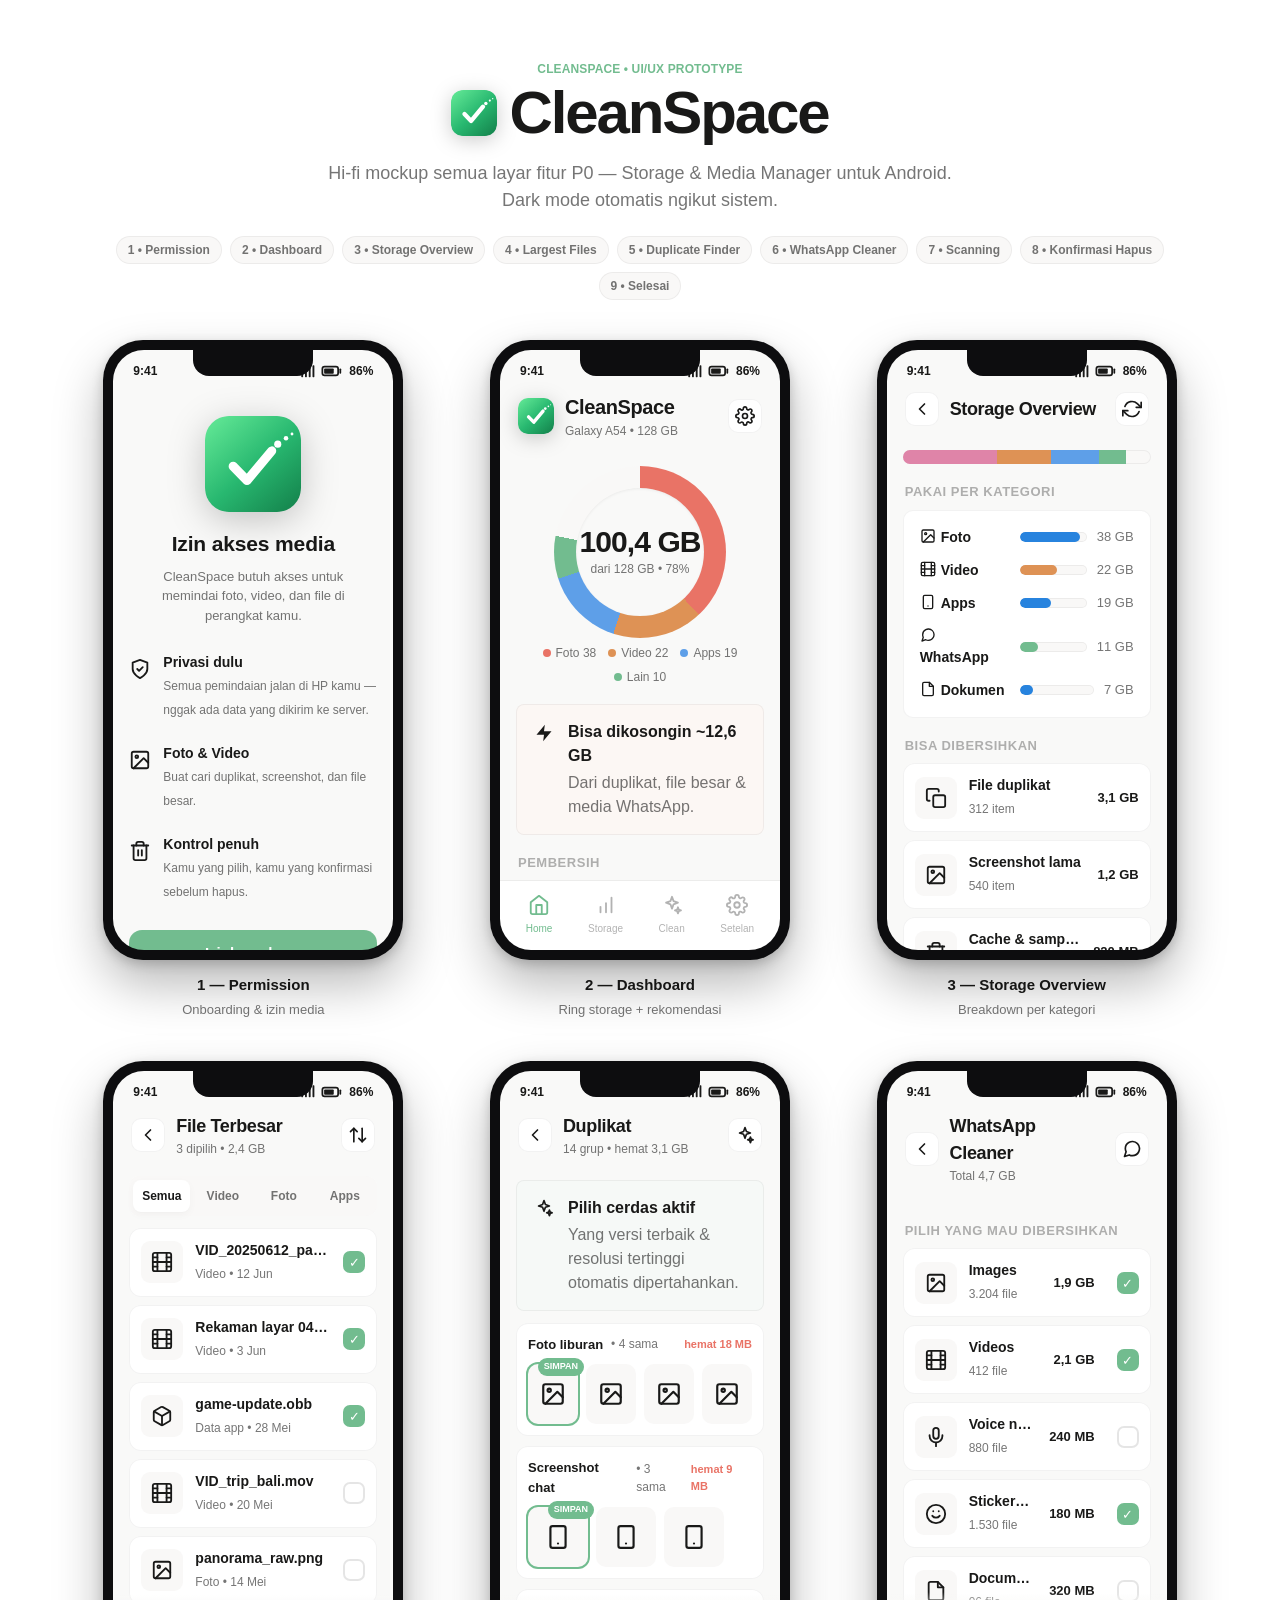
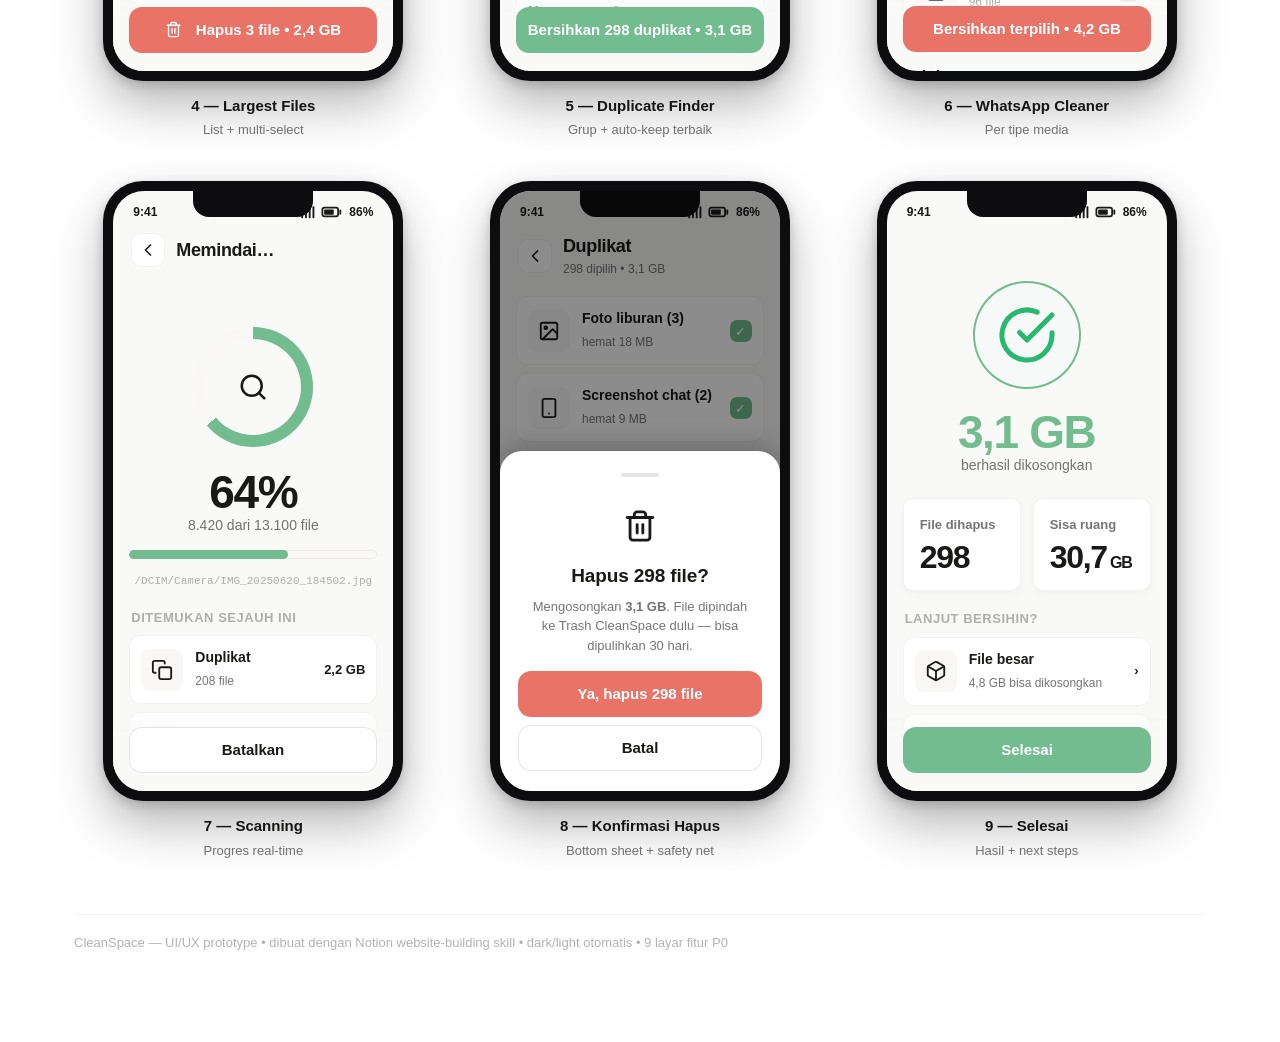
<file: design/index.html>
<!DOCTYPE html><html lang="id"><head><meta charset="UTF-8"><meta name="viewport" content="width=device-width, initial-scale=1.0"><title>CleanSpace — UI/UX Prototype</title><link rel="stylesheet" href="style.css"></head><body><main class="cs-wrap"><header class="cs-head"><span class="notion-eyebrow">CleanSpace • UI/UX Prototype</span><h1><svg class="cs-logo" viewBox="0 0 512 512" xmlns="http://www.w3.org/2000/svg"><defs><linearGradient id="lg1" x1="60" y1="36" x2="452" y2="476" gradientUnits="userSpaceOnUse"><stop offset="0" stop-color="#5BE291"/><stop offset=".52" stop-color="#28B870"/><stop offset="1" stop-color="#178A51"/></linearGradient></defs><rect width="512" height="512" rx="116" fill="url(#lg1)"/><path d="M150 268 L224 344 L356 186" fill="none" stroke="#ffffff" stroke-width="48" stroke-linecap="round" stroke-linejoin="round"/><circle cx="388" cy="150" r="19" fill="#fff"/><circle cx="432" cy="118" r="12" fill="#fff"/><circle cx="464" cy="96" r="7.5" fill="#fff"/></svg> CleanSpace</h1><p class="cs-sub">Hi-fi mockup semua layar fitur P0 — Storage & Media Manager untuk Android. Dark mode otomatis ngikut sistem.</p><div class="cs-flowtag"><span class="cs-pill">1 • Permission</span><span class="cs-pill">2 • Dashboard</span><span class="cs-pill">3 • Storage Overview</span><span class="cs-pill">4 • Largest Files</span><span class="cs-pill">5 • Duplicate Finder</span><span class="cs-pill">6 • WhatsApp Cleaner</span><span class="cs-pill">7 • Scanning</span><span class="cs-pill">8 • Konfirmasi Hapus</span><span class="cs-pill">9 • Selesai</span></div></header><div class="cs-gallery"><!-- 1. PERMISSION --><div class="cs-framewrap"><div class="phone"><div class="notch"></div><div class="screen"><div class="statusbar"><span>9:41</span><span class="sb-r"><svg class="svi" width="15" height="15" viewBox="0 0 24 24"><rect x="2" y="14" width="3" height="7" rx="1" fill="currentColor" stroke="none"/><rect x="8" y="10" width="3" height="11" rx="1" fill="currentColor" stroke="none"/><rect x="14" y="6" width="3" height="15" rx="1" fill="currentColor" stroke="none"/><rect x="20" y="2" width="3" height="19" rx="1" fill="currentColor" stroke="none"/></svg><svg class="svi" width="22" height="14" viewBox="0 0 24 16"><rect x="1" y="3" width="18" height="10" rx="2.5"/><rect x="3" y="5" width="11" height="6" rx="1" fill="currentColor" stroke="none"/><line x1="21.5" y1="6" x2="21.5" y2="10"/></svg> 86%</span></div><div class="body"><svg class="perm-logo" viewBox="0 0 512 512" xmlns="http://www.w3.org/2000/svg"><defs><linearGradient id="lg3" x1="60" y1="36" x2="452" y2="476" gradientUnits="userSpaceOnUse"><stop offset="0" stop-color="#5BE291"/><stop offset=".52" stop-color="#28B870"/><stop offset="1" stop-color="#178A51"/></linearGradient></defs><rect width="512" height="512" rx="116" fill="url(#lg3)"/><path d="M150 268 L224 344 L356 186" fill="none" stroke="#ffffff" stroke-width="48" stroke-linecap="round" stroke-linejoin="round"/><circle cx="388" cy="150" r="19" fill="#fff"/><circle cx="432" cy="118" r="12" fill="#fff"/><circle cx="464" cy="96" r="7.5" fill="#fff"/></svg><h3 style="text-align:center;margin:0 0 6px;font-size:21px;">Izin akses media</h3><p style="text-align:center;font-size:13px;color:var(--notion-text-soft);margin:0 14px;">CleanSpace butuh akses untuk memindai foto, video, dan file di perangkat kamu.</p><div class="perm-list"><div class="perm-item"><div class="pi"><svg class="svi" width="22" height="22" viewBox="0 0 24 24"><path d="M12 22s8-4 8-10V5l-8-3-8 3v7c0 6 8 10 8 10z"/><polyline points="9 12 11 14 15 10"/></svg></div><div><b>Privasi dulu</b><span>Semua pemindaian jalan di HP kamu — nggak ada data yang dikirim ke server.</span></div></div><div class="perm-item"><div class="pi"><svg class="svi" width="22" height="22" viewBox="0 0 24 24"><rect x="3" y="3" width="18" height="18" rx="2"/><circle cx="8.5" cy="8.5" r="1.5"/><polyline points="21 15 16 10 5 21"/></svg></div><div><b>Foto & Video</b><span>Buat cari duplikat, screenshot, dan file besar.</span></div></div><div class="perm-item"><div class="pi"><svg class="svi" width="22" height="22" viewBox="0 0 24 24"><polyline points="3 6 5 6 21 6"/><path d="M19 6v14a2 2 0 0 1-2 2H7a2 2 0 0 1-2-2V6m3 0V4a2 2 0 0 1 2-2h4a2 2 0 0 1 2 2v2"/><line x1="10" y1="11" x2="10" y2="17"/><line x1="14" y1="11" x2="14" y2="17"/></svg></div><div><b>Kontrol penuh</b><span>Kamu yang pilih, kamu yang konfirmasi sebelum hapus.</span></div></div></div><div class="cta" style="position:static;margin:8px 0 0;padding:0;background:none;"><button class="btn primary">Izinkan akses</button><p class="smallnote">Nanti aja</p></div></div></div></div><div class="cs-screencap"><b>1 — Permission</b><span>Onboarding & izin media</span></div></div><!-- 2. DASHBOARD --><div class="cs-framewrap"><div class="phone"><div class="notch"></div><div class="screen"><div class="statusbar"><span>9:41</span><span class="sb-r"><svg class="svi" width="15" height="15" viewBox="0 0 24 24"><rect x="2" y="14" width="3" height="7" rx="1" fill="currentColor" stroke="none"/><rect x="8" y="10" width="3" height="11" rx="1" fill="currentColor" stroke="none"/><rect x="14" y="6" width="3" height="15" rx="1" fill="currentColor" stroke="none"/><rect x="20" y="2" width="3" height="19" rx="1" fill="currentColor" stroke="none"/></svg><svg class="svi" width="22" height="14" viewBox="0 0 24 16"><rect x="1" y="3" width="18" height="10" rx="2.5"/><rect x="3" y="5" width="11" height="6" rx="1" fill="currentColor" stroke="none"/><line x1="21.5" y1="6" x2="21.5" y2="10"/></svg> 86%</span></div><div class="appbar"><svg class="cs-logo brand" viewBox="0 0 512 512" xmlns="http://www.w3.org/2000/svg"><defs><linearGradient id="lg2" x1="60" y1="36" x2="452" y2="476" gradientUnits="userSpaceOnUse"><stop offset="0" stop-color="#5BE291"/><stop offset=".52" stop-color="#28B870"/><stop offset="1" stop-color="#178A51"/></linearGradient></defs><rect width="512" height="512" rx="116" fill="url(#lg2)"/><path d="M150 268 L224 344 L356 186" fill="none" stroke="#ffffff" stroke-width="48" stroke-linecap="round" stroke-linejoin="round"/><circle cx="388" cy="150" r="19" fill="#fff"/><circle cx="432" cy="118" r="12" fill="#fff"/><circle cx="464" cy="96" r="7.5" fill="#fff"/></svg><div><div class="title">CleanSpace</div><div class="sub">Galaxy A54 • 128 GB</div></div><div class="ic"><svg class="svi" width="20" height="20" viewBox="0 0 24 24"><circle cx="12" cy="12" r="3"/><path d="M19.4 15a1.65 1.65 0 0 0 .33 1.82l.06.06a2 2 0 1 1-2.83 2.83l-.06-.06a1.65 1.65 0 0 0-1.82-.33 1.65 1.65 0 0 0-1 1.51V21a2 2 0 0 1-4 0v-.09A1.65 1.65 0 0 0 9 19.4a1.65 1.65 0 0 0-1.82.33l-.06.06a2 2 0 1 1-2.83-2.83l.06-.06a1.65 1.65 0 0 0 .33-1.82 1.65 1.65 0 0 0-1.51-1H3a2 2 0 0 1 0-4h.09A1.65 1.65 0 0 0 4.6 9a1.65 1.65 0 0 0-.33-1.82l-.06-.06a2 2 0 1 1 2.83-2.83l.06.06a1.65 1.65 0 0 0 1.82.33H9a1.65 1.65 0 0 0 1-1.51V3a2 2 0 0 1 4 0v.09a1.65 1.65 0 0 0 1 1.51 1.65 1.65 0 0 0 1.82-.33l.06-.06a2 2 0 1 1 2.83 2.83l-.06.06a1.65 1.65 0 0 0-.33 1.82V9a1.65 1.65 0 0 0 1.51 1H21a2 2 0 0 1 0 4h-.09a1.65 1.65 0 0 0-1.51 1z"/></svg></div></div><div class="body"><div class="ring-wrap"><div class="ring"><div class="hole"><div><div class="used">100,4 GB</div><div class="cap">dari 128 GB • 78%</div></div></div></div><div class="ring-legend"><span><span class="dot" style="background:var(--notion-chart-8)"></span>Foto 38</span><span><span class="dot" style="background:var(--notion-chart-5)"></span>Video 22</span><span><span class="dot" style="background:var(--notion-chart-1)"></span>Apps 19</span><span><span class="dot" style="background:var(--notion-chart-3)"></span>Lain 10</span></div></div><div class="notion-callout" data-tone="orange" style="margin:6px 0 14px;"><div><svg class="svi" width="20" height="20" viewBox="0 0 24 24"><polygon points="13 2 3 14 12 14 11 22 21 10 12 10 13 2" fill="currentColor" stroke="none"/></svg></div><div><strong>Bisa dikosongin ~12,6 GB</strong><p>Dari duplikat, file besar & media WhatsApp.</p></div></div><div class="sec">Pembersih</div><div class="tiles"><div class="tile"><div class="ti" style="background:var(--notion-blue-bg)"><svg class="svi" width="22" height="22" viewBox="0 0 24 24"><line x1="12" y1="20" x2="12" y2="10"/><line x1="18" y1="20" x2="18" y2="4"/><line x1="6" y1="20" x2="6" y2="14"/></svg></div><b>Storage Overview</b><span>Breakdown lengkap</span></div><div class="tile"><div class="ti" style="background:var(--notion-orange-bg)"><svg class="svi" width="22" height="22" viewBox="0 0 24 24"><path d="M21 16V8a2 2 0 0 0-1-1.73l-7-4a2 2 0 0 0-2 0l-7 4A2 2 0 0 0 3 8v8a2 2 0 0 0 1 1.73l7 4a2 2 0 0 0 2 0l7-4A2 2 0 0 0 21 16z"/><polyline points="3.27 6.96 12 12.01 20.73 6.96"/><line x1="12" y1="22.08" x2="12" y2="12"/></svg></div><b>File Besar</b><span>4,8 GB</span></div><div class="tile"><div class="ti" style="background:var(--notion-red-bg)"><svg class="svi" width="22" height="22" viewBox="0 0 24 24"><rect x="9" y="9" width="13" height="13" rx="2"/><path d="M5 15H4a2 2 0 0 1-2-2V4a2 2 0 0 1 2-2h9a2 2 0 0 1 2 2v1"/></svg></div><b>Duplikat</b><span>312 file • 3,1 GB</span></div><div class="tile"><div class="ti" style="background:var(--notion-green-bg)"><svg class="svi" width="22" height="22" viewBox="0 0 24 24"><path d="M21 11.5a8.38 8.38 0 0 1-.9 3.8 8.5 8.5 0 0 1-7.6 4.7 8.38 8.38 0 0 1-3.8-.9L3 21l1.9-5.7a8.38 8.38 0 0 1-.9-3.8 8.5 8.5 0 0 1 4.7-7.6 8.38 8.38 0 0 1 3.8-.9h.5a8.48 8.48 0 0 1 8 8z"/></svg></div><b>WhatsApp</b><span>4,7 GB</span></div></div></div><div class="bnav"><div class="item on"><span class="gi"><svg class="svi" width="22" height="22" viewBox="0 0 24 24"><path d="M3 9l9-7 9 7v11a2 2 0 0 1-2 2H5a2 2 0 0 1-2-2z"/><polyline points="9 22 9 12 15 12 15 22"/></svg></span>Home</div><div class="item"><span class="gi"><svg class="svi" width="22" height="22" viewBox="0 0 24 24"><line x1="12" y1="20" x2="12" y2="10"/><line x1="18" y1="20" x2="18" y2="4"/><line x1="6" y1="20" x2="6" y2="14"/></svg></span>Storage</div><div class="item"><span class="gi"><svg class="svi" width="22" height="22" viewBox="0 0 24 24"><path d="M12 3l1.7 4.8L18.5 9.5l-4.8 1.7L12 16l-1.7-4.8L5.5 9.5l4.8-1.7z"/><path d="M18.5 14.5l.9 2.4 2.4.9-2.4.9-.9 2.4-.9-2.4-2.4-.9 2.4-.9z"/></svg></span>Clean</div><div class="item"><span class="gi"><svg class="svi" width="22" height="22" viewBox="0 0 24 24"><circle cx="12" cy="12" r="3"/><path d="M19.4 15a1.65 1.65 0 0 0 .33 1.82l.06.06a2 2 0 1 1-2.83 2.83l-.06-.06a1.65 1.65 0 0 0-1.82-.33 1.65 1.65 0 0 0-1 1.51V21a2 2 0 0 1-4 0v-.09A1.65 1.65 0 0 0 9 19.4a1.65 1.65 0 0 0-1.82.33l-.06.06a2 2 0 1 1-2.83-2.83l.06-.06a1.65 1.65 0 0 0 .33-1.82 1.65 1.65 0 0 0-1.51-1H3a2 2 0 0 1 0-4h.09A1.65 1.65 0 0 0 4.6 9a1.65 1.65 0 0 0-.33-1.82l-.06-.06a2 2 0 1 1 2.83-2.83l.06.06a1.65 1.65 0 0 0 1.82.33H9a1.65 1.65 0 0 0 1-1.51V3a2 2 0 0 1 4 0v.09a1.65 1.65 0 0 0 1 1.51 1.65 1.65 0 0 0 1.82-.33l.06-.06a2 2 0 1 1 2.83 2.83l-.06.06a1.65 1.65 0 0 0-.33 1.82V9a1.65 1.65 0 0 0 1.51 1H21a2 2 0 0 1 0 4h-.09a1.65 1.65 0 0 0-1.51 1z"/></svg></span>Setelan</div></div></div></div><div class="cs-screencap"><b>2 — Dashboard</b><span>Ring storage + rekomendasi</span></div></div><!-- 3. STORAGE OVERVIEW --><div class="cs-framewrap"><div class="phone"><div class="notch"></div><div class="screen"><div class="statusbar"><span>9:41</span><span class="sb-r"><svg class="svi" width="15" height="15" viewBox="0 0 24 24"><rect x="2" y="14" width="3" height="7" rx="1" fill="currentColor" stroke="none"/><rect x="8" y="10" width="3" height="11" rx="1" fill="currentColor" stroke="none"/><rect x="14" y="6" width="3" height="15" rx="1" fill="currentColor" stroke="none"/><rect x="20" y="2" width="3" height="19" rx="1" fill="currentColor" stroke="none"/></svg><svg class="svi" width="22" height="14" viewBox="0 0 24 16"><rect x="1" y="3" width="18" height="10" rx="2.5"/><rect x="3" y="5" width="11" height="6" rx="1" fill="currentColor" stroke="none"/><line x1="21.5" y1="6" x2="21.5" y2="10"/></svg> 86%</span></div><div class="appbar"><div class="back"><svg class="svi" width="20" height="20" viewBox="0 0 24 24"><polyline points="15 18 9 12 15 6"/></svg></div><div><div class="title" style="font-size:18px;">Storage Overview</div></div><div class="ic"><svg class="svi" width="20" height="20" viewBox="0 0 24 24"><polyline points="23 4 23 10 17 10"/><polyline points="1 20 1 14 7 14"/><path d="M3.51 9a9 9 0 0 1 14.85-3.36L23 10M1 14l4.64 4.36A9 9 0 0 0 20.49 15"/></svg></div></div><div class="body"><div class="notion-stacked-bar" style="margin:6px 0 4px;"><div class="notion-stacked-track"><div class="notion-stack-segment" data-tone="pink" style="--value:38%"></div><div class="notion-stack-segment" data-tone="orange" style="--value:22%"></div><div class="notion-stack-segment" data-tone="blue" style="--value:19%"></div><div class="notion-stack-segment" data-tone="green" style="--value:11%"></div></div></div><div class="sec">Pakai per kategori</div><div class="notion-bar-chart" style="margin-top:6px;"><div class="notion-bar" style="--value:90%"><span class="notion-bar-label"><svg class="svi" width="16" height="16" viewBox="0 0 24 24"><rect x="3" y="3" width="18" height="18" rx="2"/><circle cx="8.5" cy="8.5" r="1.5"/><polyline points="21 15 16 10 5 21"/></svg>Foto</span><div class="notion-bar-track"><div class="notion-bar-fill"></div></div><span class="notion-bar-value">38 GB</span></div><div class="notion-bar" data-tone="orange" style="--value:55%"><span class="notion-bar-label"><svg class="svi" width="16" height="16" viewBox="0 0 24 24"><rect x="2" y="2" width="20" height="20" rx="2.18"/><line x1="7" y1="2" x2="7" y2="22"/><line x1="17" y1="2" x2="17" y2="22"/><line x1="2" y1="12" x2="22" y2="12"/><line x1="2" y1="7" x2="7" y2="7"/><line x1="2" y1="17" x2="7" y2="17"/><line x1="17" y1="17" x2="22" y2="17"/><line x1="17" y1="7" x2="22" y2="7"/></svg>Video</span><div class="notion-bar-track"><div class="notion-bar-fill"></div></div><span class="notion-bar-value">22 GB</span></div><div class="notion-bar" style="--value:47%"><span class="notion-bar-label"><svg class="svi" width="16" height="16" viewBox="0 0 24 24"><rect x="5" y="2" width="14" height="20" rx="2"/><line x1="12" y1="18" x2="12.01" y2="18"/></svg>Apps</span><div class="notion-bar-track"><div class="notion-bar-fill"></div></div><span class="notion-bar-value">19 GB</span></div><div class="notion-bar" data-tone="green" style="--value:27%"><span class="notion-bar-label"><svg class="svi" width="16" height="16" viewBox="0 0 24 24"><path d="M21 11.5a8.38 8.38 0 0 1-.9 3.8 8.5 8.5 0 0 1-7.6 4.7 8.38 8.38 0 0 1-3.8-.9L3 21l1.9-5.7a8.38 8.38 0 0 1-.9-3.8 8.5 8.5 0 0 1 4.7-7.6 8.38 8.38 0 0 1 3.8-.9h.5a8.48 8.48 0 0 1 8 8z"/></svg>WhatsApp</span><div class="notion-bar-track"><div class="notion-bar-fill"></div></div><span class="notion-bar-value">11 GB</span></div><div class="notion-bar" style="--value:18%"><span class="notion-bar-label"><svg class="svi" width="16" height="16" viewBox="0 0 24 24"><path d="M14 2H6a2 2 0 0 0-2 2v16a2 2 0 0 0 2 2h12a2 2 0 0 0 2-2V8z"/><polyline points="14 2 14 8 20 8"/></svg>Dokumen</span><div class="notion-bar-track"><div class="notion-bar-fill"></div></div><span class="notion-bar-value">7 GB</span></div></div><div class="sec">Bisa dibersihkan</div><div class="row"><div class="thumb"><svg class="svi" width="22" height="22" viewBox="0 0 24 24"><rect x="9" y="9" width="13" height="13" rx="2"/><path d="M5 15H4a2 2 0 0 1-2-2V4a2 2 0 0 1 2-2h9a2 2 0 0 1 2 2v1"/></svg></div><div class="meta"><b>File duplikat</b><span>312 item</span></div><div class="size">3,1 GB</div></div><div class="row"><div class="thumb"><svg class="svi" width="22" height="22" viewBox="0 0 24 24"><rect x="3" y="3" width="18" height="18" rx="2"/><circle cx="8.5" cy="8.5" r="1.5"/><polyline points="21 15 16 10 5 21"/></svg></div><div class="meta"><b>Screenshot lama</b><span>540 item</span></div><div class="size">1,2 GB</div></div><div class="row"><div class="thumb"><svg class="svi" width="22" height="22" viewBox="0 0 24 24"><polyline points="3 6 5 6 21 6"/><path d="M19 6v14a2 2 0 0 1-2 2H7a2 2 0 0 1-2-2V6m3 0V4a2 2 0 0 1 2-2h4a2 2 0 0 1 2 2v2"/><line x1="10" y1="11" x2="10" y2="17"/><line x1="14" y1="11" x2="14" y2="17"/></svg></div><div class="meta"><b>Cache & sampah</b><span>Aman dihapus</span></div><div class="size">820 MB</div></div></div></div></div><div class="cs-screencap"><b>3 — Storage Overview</b><span>Breakdown per kategori</span></div></div><!-- 4. LARGEST FILES --><div class="cs-framewrap"><div class="phone"><div class="notch"></div><div class="screen"><div class="statusbar"><span>9:41</span><span class="sb-r"><svg class="svi" width="15" height="15" viewBox="0 0 24 24"><rect x="2" y="14" width="3" height="7" rx="1" fill="currentColor" stroke="none"/><rect x="8" y="10" width="3" height="11" rx="1" fill="currentColor" stroke="none"/><rect x="14" y="6" width="3" height="15" rx="1" fill="currentColor" stroke="none"/><rect x="20" y="2" width="3" height="19" rx="1" fill="currentColor" stroke="none"/></svg><svg class="svi" width="22" height="14" viewBox="0 0 24 16"><rect x="1" y="3" width="18" height="10" rx="2.5"/><rect x="3" y="5" width="11" height="6" rx="1" fill="currentColor" stroke="none"/><line x1="21.5" y1="6" x2="21.5" y2="10"/></svg> 86%</span></div><div class="appbar"><div class="back"><svg class="svi" width="20" height="20" viewBox="0 0 24 24"><polyline points="15 18 9 12 15 6"/></svg></div><div><div class="title" style="font-size:18px;">File Terbesar</div><div class="sub">3 dipilih • 2,4 GB</div></div><div class="ic"><svg class="svi" width="20" height="20" viewBox="0 0 24 24"><polyline points="7 4 7 20"/><polyline points="3 8 7 4 11 8"/><polyline points="17 20 17 4"/><polyline points="13 16 17 20 21 16"/></svg></div></div><div class="body"><div class="seg"><div class="on">Semua</div><div>Video</div><div>Foto</div><div>Apps</div></div><div class="row"><div class="thumb"><svg class="svi" width="22" height="22" viewBox="0 0 24 24"><rect x="2" y="2" width="20" height="20" rx="2.18"/><line x1="7" y1="2" x2="7" y2="22"/><line x1="17" y1="2" x2="17" y2="22"/><line x1="2" y1="12" x2="22" y2="12"/><line x1="2" y1="7" x2="7" y2="7"/><line x1="2" y1="17" x2="7" y2="17"/><line x1="17" y1="17" x2="22" y2="17"/><line x1="17" y1="7" x2="22" y2="7"/></svg></div><div class="meta"><b>VID_20250612_party.mp4</b><span>Video • 12 Jun</span></div><div class="chk on">✓</div></div><div class="row"><div class="thumb"><svg class="svi" width="22" height="22" viewBox="0 0 24 24"><rect x="2" y="2" width="20" height="20" rx="2.18"/><line x1="7" y1="2" x2="7" y2="22"/><line x1="17" y1="2" x2="17" y2="22"/><line x1="2" y1="12" x2="22" y2="12"/><line x1="2" y1="7" x2="7" y2="7"/><line x1="2" y1="17" x2="7" y2="17"/><line x1="17" y1="17" x2="22" y2="17"/><line x1="17" y1="7" x2="22" y2="7"/></svg></div><div class="meta"><b>Rekaman layar 04.mp4</b><span>Video • 3 Jun</span></div><div class="chk on">✓</div></div><div class="row"><div class="thumb"><svg class="svi" width="22" height="22" viewBox="0 0 24 24"><path d="M21 16V8a2 2 0 0 0-1-1.73l-7-4a2 2 0 0 0-2 0l-7 4A2 2 0 0 0 3 8v8a2 2 0 0 0 1 1.73l7 4a2 2 0 0 0 2 0l7-4A2 2 0 0 0 21 16z"/><polyline points="3.27 6.96 12 12.01 20.73 6.96"/><line x1="12" y1="22.08" x2="12" y2="12"/></svg></div><div class="meta"><b>game-update.obb</b><span>Data app • 28 Mei</span></div><div class="chk on">✓</div></div><div class="row"><div class="thumb"><svg class="svi" width="22" height="22" viewBox="0 0 24 24"><rect x="2" y="2" width="20" height="20" rx="2.18"/><line x1="7" y1="2" x2="7" y2="22"/><line x1="17" y1="2" x2="17" y2="22"/><line x1="2" y1="12" x2="22" y2="12"/><line x1="2" y1="7" x2="7" y2="7"/><line x1="2" y1="17" x2="7" y2="17"/><line x1="17" y1="17" x2="22" y2="17"/><line x1="17" y1="7" x2="22" y2="7"/></svg></div><div class="meta"><b>VID_trip_bali.mov</b><span>Video • 20 Mei</span></div><div class="chk"></div></div><div class="row"><div class="thumb"><svg class="svi" width="22" height="22" viewBox="0 0 24 24"><rect x="3" y="3" width="18" height="18" rx="2"/><circle cx="8.5" cy="8.5" r="1.5"/><polyline points="21 15 16 10 5 21"/></svg></div><div class="meta"><b>panorama_raw.png</b><span>Foto • 14 Mei</span></div><div class="chk"></div></div><div class="row"><div class="thumb"><svg class="svi" width="22" height="22" viewBox="0 0 24 24"><path d="M14 2H6a2 2 0 0 0-2 2v16a2 2 0 0 0 2 2h12a2 2 0 0 0 2-2V8z"/><polyline points="14 2 14 8 20 8"/></svg></div><div class="meta"><b>backup-2024.zip</b><span>Arsip • 2 Mei</span></div><div class="chk"></div></div><div class="cta"><button class="btn danger"><svg class="svi" width="17" height="17" viewBox="0 0 24 24" style="vertical-align:-0.2em;margin-right:6px"><polyline points="3 6 5 6 21 6"/><path d="M19 6v14a2 2 0 0 1-2 2H7a2 2 0 0 1-2-2V6m3 0V4a2 2 0 0 1 2-2h4a2 2 0 0 1 2 2v2"/><line x1="10" y1="11" x2="10" y2="17"/><line x1="14" y1="11" x2="14" y2="17"/></svg>Hapus 3 file • 2,4 GB</button></div></div></div></div><div class="cs-screencap"><b>4 — Largest Files</b><span>List + multi-select</span></div></div><!-- 5. DUPLICATE FINDER --><div class="cs-framewrap"><div class="phone"><div class="notch"></div><div class="screen"><div class="statusbar"><span>9:41</span><span class="sb-r"><svg class="svi" width="15" height="15" viewBox="0 0 24 24"><rect x="2" y="14" width="3" height="7" rx="1" fill="currentColor" stroke="none"/><rect x="8" y="10" width="3" height="11" rx="1" fill="currentColor" stroke="none"/><rect x="14" y="6" width="3" height="15" rx="1" fill="currentColor" stroke="none"/><rect x="20" y="2" width="3" height="19" rx="1" fill="currentColor" stroke="none"/></svg><svg class="svi" width="22" height="14" viewBox="0 0 24 16"><rect x="1" y="3" width="18" height="10" rx="2.5"/><rect x="3" y="5" width="11" height="6" rx="1" fill="currentColor" stroke="none"/><line x1="21.5" y1="6" x2="21.5" y2="10"/></svg> 86%</span></div><div class="appbar"><div class="back"><svg class="svi" width="20" height="20" viewBox="0 0 24 24"><polyline points="15 18 9 12 15 6"/></svg></div><div><div class="title" style="font-size:18px;">Duplikat</div><div class="sub">14 grup • hemat 3,1 GB</div></div><div class="ic"><svg class="svi" width="20" height="20" viewBox="0 0 24 24"><path d="M12 3l1.7 4.8L18.5 9.5l-4.8 1.7L12 16l-1.7-4.8L5.5 9.5l4.8-1.7z"/><path d="M18.5 14.5l.9 2.4 2.4.9-2.4.9-.9 2.4-.9-2.4-2.4-.9 2.4-.9z"/></svg></div></div><div class="body"><div class="notion-callout" data-tone="green" style="margin:4px 0 12px;"><div><svg class="svi" width="20" height="20" viewBox="0 0 24 24"><path d="M12 3l1.7 4.8L18.5 9.5l-4.8 1.7L12 16l-1.7-4.8L5.5 9.5l4.8-1.7z"/><path d="M18.5 14.5l.9 2.4 2.4.9-2.4.9-.9 2.4-.9-2.4-2.4-.9 2.4-.9z"/></svg></div><div><strong>Pilih cerdas aktif</strong><p>Yang versi terbaik & resolusi tertinggi otomatis dipertahankan.</p></div></div><div class="dupgroup"><div class="gh"><b>Foto liburan</b><span style="color:var(--notion-text-soft);font-size:12px;">• 4 sama</span><span class="tag">hemat 18 MB</span></div><div class="dupimgs"><div class="dupimg keep"><svg class="svi" width="26" height="26" viewBox="0 0 24 24"><rect x="3" y="3" width="18" height="18" rx="2"/><circle cx="8.5" cy="8.5" r="1.5"/><polyline points="21 15 16 10 5 21"/></svg><span class="badge" style="background:var(--notion-chart-3)">SIMPAN</span></div><div class="dupimg"><svg class="svi" width="26" height="26" viewBox="0 0 24 24"><rect x="3" y="3" width="18" height="18" rx="2"/><circle cx="8.5" cy="8.5" r="1.5"/><polyline points="21 15 16 10 5 21"/></svg></div><div class="dupimg"><svg class="svi" width="26" height="26" viewBox="0 0 24 24"><rect x="3" y="3" width="18" height="18" rx="2"/><circle cx="8.5" cy="8.5" r="1.5"/><polyline points="21 15 16 10 5 21"/></svg></div><div class="dupimg"><svg class="svi" width="26" height="26" viewBox="0 0 24 24"><rect x="3" y="3" width="18" height="18" rx="2"/><circle cx="8.5" cy="8.5" r="1.5"/><polyline points="21 15 16 10 5 21"/></svg></div></div></div><div class="dupgroup"><div class="gh"><b>Screenshot chat</b><span style="color:var(--notion-text-soft);font-size:12px;">• 3 sama</span><span class="tag">hemat 9 MB</span></div><div class="dupimgs"><div class="dupimg keep"><svg class="svi" width="26" height="26" viewBox="0 0 24 24"><rect x="5" y="2" width="14" height="20" rx="2"/><line x1="12" y1="18" x2="12.01" y2="18"/></svg><span class="badge" style="background:var(--notion-chart-3)">SIMPAN</span></div><div class="dupimg"><svg class="svi" width="26" height="26" viewBox="0 0 24 24"><rect x="5" y="2" width="14" height="20" rx="2"/><line x1="12" y1="18" x2="12.01" y2="18"/></svg></div><div class="dupimg"><svg class="svi" width="26" height="26" viewBox="0 0 24 24"><rect x="5" y="2" width="14" height="20" rx="2"/><line x1="12" y1="18" x2="12.01" y2="18"/></svg></div></div></div><div class="dupgroup"><div class="gh"><b>Meme grup</b><span style="color:var(--notion-text-soft);font-size:12px;">• 5 sama</span><span class="tag">hemat 24 MB</span></div><div class="dupimgs"><div class="dupimg keep"><svg class="svi" width="26" height="26" viewBox="0 0 24 24"><circle cx="12" cy="12" r="10"/><path d="M8 14s1.5 2 4 2 4-2 4-2"/><line x1="9" y1="9" x2="9.01" y2="9"/><line x1="15" y1="9" x2="15.01" y2="9"/></svg><span class="badge" style="background:var(--notion-chart-3)">SIMPAN</span></div><div class="dupimg"><svg class="svi" width="26" height="26" viewBox="0 0 24 24"><circle cx="12" cy="12" r="10"/><path d="M8 14s1.5 2 4 2 4-2 4-2"/><line x1="9" y1="9" x2="9.01" y2="9"/><line x1="15" y1="9" x2="15.01" y2="9"/></svg></div><div class="dupimg"><svg class="svi" width="26" height="26" viewBox="0 0 24 24"><circle cx="12" cy="12" r="10"/><path d="M8 14s1.5 2 4 2 4-2 4-2"/><line x1="9" y1="9" x2="9.01" y2="9"/><line x1="15" y1="9" x2="15.01" y2="9"/></svg></div><div class="dupimg"><svg class="svi" width="26" height="26" viewBox="0 0 24 24"><circle cx="12" cy="12" r="10"/><path d="M8 14s1.5 2 4 2 4-2 4-2"/><line x1="9" y1="9" x2="9.01" y2="9"/><line x1="15" y1="9" x2="15.01" y2="9"/></svg></div></div></div><div class="cta"><button class="btn primary">Bersihkan 298 duplikat • 3,1 GB</button></div></div></div></div><div class="cs-screencap"><b>5 — Duplicate Finder</b><span>Grup + auto-keep terbaik</span></div></div><!-- 6. WHATSAPP CLEANER --><div class="cs-framewrap"><div class="phone"><div class="notch"></div><div class="screen"><div class="statusbar"><span>9:41</span><span class="sb-r"><svg class="svi" width="15" height="15" viewBox="0 0 24 24"><rect x="2" y="14" width="3" height="7" rx="1" fill="currentColor" stroke="none"/><rect x="8" y="10" width="3" height="11" rx="1" fill="currentColor" stroke="none"/><rect x="14" y="6" width="3" height="15" rx="1" fill="currentColor" stroke="none"/><rect x="20" y="2" width="3" height="19" rx="1" fill="currentColor" stroke="none"/></svg><svg class="svi" width="22" height="14" viewBox="0 0 24 16"><rect x="1" y="3" width="18" height="10" rx="2.5"/><rect x="3" y="5" width="11" height="6" rx="1" fill="currentColor" stroke="none"/><line x1="21.5" y1="6" x2="21.5" y2="10"/></svg> 86%</span></div><div class="appbar"><div class="back"><svg class="svi" width="20" height="20" viewBox="0 0 24 24"><polyline points="15 18 9 12 15 6"/></svg></div><div><div class="title" style="font-size:18px;">WhatsApp Cleaner</div><div class="sub">Total 4,7 GB</div></div><div class="ic"><svg class="svi" width="20" height="20" viewBox="0 0 24 24"><path d="M21 11.5a8.38 8.38 0 0 1-.9 3.8 8.5 8.5 0 0 1-7.6 4.7 8.38 8.38 0 0 1-3.8-.9L3 21l1.9-5.7a8.38 8.38 0 0 1-.9-3.8 8.5 8.5 0 0 1 4.7-7.6 8.38 8.38 0 0 1 3.8-.9h.5a8.48 8.48 0 0 1 8 8z"/></svg></div></div><div class="body"><div class="sec">Pilih yang mau dibersihkan</div><div class="row"><div class="thumb"><svg class="svi" width="22" height="22" viewBox="0 0 24 24"><rect x="3" y="3" width="18" height="18" rx="2"/><circle cx="8.5" cy="8.5" r="1.5"/><polyline points="21 15 16 10 5 21"/></svg></div><div class="meta"><b>Images</b><span>3.204 file</span></div><div class="size" style="margin-right:10px;">1,9 GB</div><div class="chk on">✓</div></div><div class="row"><div class="thumb"><svg class="svi" width="22" height="22" viewBox="0 0 24 24"><rect x="2" y="2" width="20" height="20" rx="2.18"/><line x1="7" y1="2" x2="7" y2="22"/><line x1="17" y1="2" x2="17" y2="22"/><line x1="2" y1="12" x2="22" y2="12"/><line x1="2" y1="7" x2="7" y2="7"/><line x1="2" y1="17" x2="7" y2="17"/><line x1="17" y1="17" x2="22" y2="17"/><line x1="17" y1="7" x2="22" y2="7"/></svg></div><div class="meta"><b>Videos</b><span>412 file</span></div><div class="size" style="margin-right:10px;">2,1 GB</div><div class="chk on">✓</div></div><div class="row"><div class="thumb"><svg class="svi" width="22" height="22" viewBox="0 0 24 24"><rect x="9" y="2" width="6" height="12" rx="3"/><path d="M5 10v1a7 7 0 0 0 14 0v-1"/><line x1="12" y1="19" x2="12" y2="22"/></svg></div><div class="meta"><b>Voice notes</b><span>880 file</span></div><div class="size" style="margin-right:10px;">240 MB</div><div class="chk"></div></div><div class="row"><div class="thumb"><svg class="svi" width="22" height="22" viewBox="0 0 24 24"><circle cx="12" cy="12" r="10"/><path d="M8 14s1.5 2 4 2 4-2 4-2"/><line x1="9" y1="9" x2="9.01" y2="9"/><line x1="15" y1="9" x2="15.01" y2="9"/></svg></div><div class="meta"><b>Stickers & GIF</b><span>1.530 file</span></div><div class="size" style="margin-right:10px;">180 MB</div><div class="chk on">✓</div></div><div class="row"><div class="thumb"><svg class="svi" width="22" height="22" viewBox="0 0 24 24"><path d="M14 2H6a2 2 0 0 0-2 2v16a2 2 0 0 0 2 2h12a2 2 0 0 0 2-2V8z"/><polyline points="14 2 14 8 20 8"/></svg></div><div class="meta"><b>Documents</b><span>96 file</span></div><div class="size" style="margin-right:10px;">320 MB</div><div class="chk"></div></div><div class="notion-callout" data-tone="blue" style="margin:12px 0 0;"><div><svg class="svi" width="20" height="20" viewBox="0 0 24 24"><circle cx="12" cy="12" r="10"/><line x1="12" y1="16" x2="12" y2="12"/><line x1="12" y1="8" x2="12.01" y2="8"/></svg></div><div><strong>Aman</strong><p>Chat & dokumen penting nggak ikut kehapus.</p></div></div><div class="cta"><button class="btn danger">Bersihkan terpilih • 4,2 GB</button></div></div></div></div><div class="cs-screencap"><b>6 — WhatsApp Cleaner</b><span>Per tipe media</span></div></div><!-- 7. SCANNING --><div class="cs-framewrap"><div class="phone"><div class="notch"></div><div class="screen"><div class="statusbar"><span>9:41</span><span class="sb-r"><svg class="svi" width="15" height="15" viewBox="0 0 24 24"><rect x="2" y="14" width="3" height="7" rx="1" fill="currentColor" stroke="none"/><rect x="8" y="10" width="3" height="11" rx="1" fill="currentColor" stroke="none"/><rect x="14" y="6" width="3" height="15" rx="1" fill="currentColor" stroke="none"/><rect x="20" y="2" width="3" height="19" rx="1" fill="currentColor" stroke="none"/></svg><svg class="svi" width="22" height="14" viewBox="0 0 24 16"><rect x="1" y="3" width="18" height="10" rx="2.5"/><rect x="3" y="5" width="11" height="6" rx="1" fill="currentColor" stroke="none"/><line x1="21.5" y1="6" x2="21.5" y2="10"/></svg> 86%</span></div><div class="appbar"><div class="back"><svg class="svi" width="20" height="20" viewBox="0 0 24 24"><polyline points="15 18 9 12 15 6"/></svg></div><div><div class="title" style="font-size:18px;">Memindai…</div></div></div><div class="body"><div class="scan-ill"><div class="ih"><svg class="svi" width="30" height="30" viewBox="0 0 24 24"><circle cx="11" cy="11" r="8"/><line x1="21" y1="21" x2="16.65" y2="16.65"/></svg></div></div><div class="big-freed" style="margin-bottom:6px;"><div class="n" style="color:var(--notion-text)">64%</div><div class="l">8.420 dari 13.100 file</div></div><div class="notion-meter" data-tone="green" style="--value:64%;margin:14px 0;"><div class="notion-meter-track"><div class="notion-meter-fill"></div></div></div><div class="scan-log">/DCIM/Camera/IMG_20250620_184502.jpg</div><div class="sec">Ditemukan sejauh ini</div><div class="row"><div class="thumb"><svg class="svi" width="22" height="22" viewBox="0 0 24 24"><rect x="9" y="9" width="13" height="13" rx="2"/><path d="M5 15H4a2 2 0 0 1-2-2V4a2 2 0 0 1 2-2h9a2 2 0 0 1 2 2v1"/></svg></div><div class="meta"><b>Duplikat</b><span>208 file</span></div><div class="size">2,2 GB</div></div><div class="row"><div class="thumb"><svg class="svi" width="22" height="22" viewBox="0 0 24 24"><path d="M21 16V8a2 2 0 0 0-1-1.73l-7-4a2 2 0 0 0-2 0l-7 4A2 2 0 0 0 3 8v8a2 2 0 0 0 1 1.73l7 4a2 2 0 0 0 2 0l7-4A2 2 0 0 0 21 16z"/><polyline points="3.27 6.96 12 12.01 20.73 6.96"/><line x1="12" y1="22.08" x2="12" y2="12"/></svg></div><div class="meta"><b>File besar</b><span>17 file</span></div><div class="size">3,9 GB</div></div><div class="cta"><button class="btn ghost">Batalkan</button></div></div></div></div><div class="cs-screencap"><b>7 — Scanning</b><span>Progres real-time</span></div></div><!-- 8. CONFIRM DELETE --><div class="cs-framewrap"><div class="phone"><div class="notch"></div><div class="screen modal-screen"><div class="statusbar"><span>9:41</span><span class="sb-r"><svg class="svi" width="15" height="15" viewBox="0 0 24 24"><rect x="2" y="14" width="3" height="7" rx="1" fill="currentColor" stroke="none"/><rect x="8" y="10" width="3" height="11" rx="1" fill="currentColor" stroke="none"/><rect x="14" y="6" width="3" height="15" rx="1" fill="currentColor" stroke="none"/><rect x="20" y="2" width="3" height="19" rx="1" fill="currentColor" stroke="none"/></svg><svg class="svi" width="22" height="14" viewBox="0 0 24 16"><rect x="1" y="3" width="18" height="10" rx="2.5"/><rect x="3" y="5" width="11" height="6" rx="1" fill="currentColor" stroke="none"/><line x1="21.5" y1="6" x2="21.5" y2="10"/></svg> 86%</span></div><div class="appbar"><div class="back"><svg class="svi" width="20" height="20" viewBox="0 0 24 24"><polyline points="15 18 9 12 15 6"/></svg></div><div><div class="title" style="font-size:18px;">Duplikat</div><div class="sub">298 dipilih • 3,1 GB</div></div></div><div class="body"><div class="row"><div class="thumb"><svg class="svi" width="22" height="22" viewBox="0 0 24 24"><rect x="3" y="3" width="18" height="18" rx="2"/><circle cx="8.5" cy="8.5" r="1.5"/><polyline points="21 15 16 10 5 21"/></svg></div><div class="meta"><b>Foto liburan (3)</b><span>hemat 18 MB</span></div><div class="chk on">✓</div></div><div class="row"><div class="thumb"><svg class="svi" width="22" height="22" viewBox="0 0 24 24"><rect x="5" y="2" width="14" height="20" rx="2"/><line x1="12" y1="18" x2="12.01" y2="18"/></svg></div><div class="meta"><b>Screenshot chat (2)</b><span>hemat 9 MB</span></div><div class="chk on">✓</div></div><div class="row"><div class="thumb"><svg class="svi" width="22" height="22" viewBox="0 0 24 24"><circle cx="12" cy="12" r="10"/><path d="M8 14s1.5 2 4 2 4-2 4-2"/><line x1="9" y1="9" x2="9.01" y2="9"/><line x1="15" y1="9" x2="15.01" y2="9"/></svg></div><div class="meta"><b>Meme grup (4)</b><span>hemat 24 MB</span></div><div class="chk on">✓</div></div></div><div class="scrim"></div><div class="sheet"><div class="grip"></div><div class="em"><svg class="svi" width="34" height="34" viewBox="0 0 24 24"><polyline points="3 6 5 6 21 6"/><path d="M19 6v14a2 2 0 0 1-2 2H7a2 2 0 0 1-2-2V6m3 0V4a2 2 0 0 1 2-2h4a2 2 0 0 1 2 2v2"/><line x1="10" y1="11" x2="10" y2="17"/><line x1="14" y1="11" x2="14" y2="17"/></svg></div><h3>Hapus 298 file?</h3><p>Mengosongkan <b>3,1 GB</b>. File dipindah ke Trash CleanSpace dulu — bisa dipulihkan 30 hari.</p><button class="btn danger" style="margin-bottom:8px;">Ya, hapus 298 file</button><button class="btn ghost">Batal</button></div></div></div><div class="cs-screencap"><b>8 — Konfirmasi Hapus</b><span>Bottom sheet + safety net</span></div></div><!-- 9. SUCCESS --><div class="cs-framewrap"><div class="phone"><div class="notch"></div><div class="screen"><div class="statusbar"><span>9:41</span><span class="sb-r"><svg class="svi" width="15" height="15" viewBox="0 0 24 24"><rect x="2" y="14" width="3" height="7" rx="1" fill="currentColor" stroke="none"/><rect x="8" y="10" width="3" height="11" rx="1" fill="currentColor" stroke="none"/><rect x="14" y="6" width="3" height="15" rx="1" fill="currentColor" stroke="none"/><rect x="20" y="2" width="3" height="19" rx="1" fill="currentColor" stroke="none"/></svg><svg class="svi" width="22" height="14" viewBox="0 0 24 16"><rect x="1" y="3" width="18" height="10" rx="2.5"/><rect x="3" y="5" width="11" height="6" rx="1" fill="currentColor" stroke="none"/><line x1="21.5" y1="6" x2="21.5" y2="10"/></svg> 86%</span></div><div class="body" style="padding-top:8px;"><div class="success-ill"><svg class="svi" width="60" height="60" viewBox="0 0 24 24" style="stroke:#28B870"><path d="M22 11.08V12a10 10 0 1 1-5.93-9.14"/><polyline points="22 4 12 14.01 9 11.01"/></svg></div><div class="big-freed"><div class="n">3,1 GB</div><div class="l">berhasil dikosongkan</div></div><div class="notion-stat-grid" style="grid-template-columns:1fr 1fr;margin:22px 0 6px;"><div class="notion-stat"><p class="notion-stat-label">File dihapus</p><p class="notion-stat-value">298</p></div><div class="notion-stat"><p class="notion-stat-label">Sisa ruang</p><p class="notion-stat-value">30,7<span style="font-size:16px"> GB</span></p></div></div><div class="sec">Lanjut bersihin?</div><div class="row recs"><div class="thumb"><svg class="svi" width="22" height="22" viewBox="0 0 24 24"><path d="M21 16V8a2 2 0 0 0-1-1.73l-7-4a2 2 0 0 0-2 0l-7 4A2 2 0 0 0 3 8v8a2 2 0 0 0 1 1.73l7 4a2 2 0 0 0 2 0l7-4A2 2 0 0 0 21 16z"/><polyline points="3.27 6.96 12 12.01 20.73 6.96"/><line x1="12" y1="22.08" x2="12" y2="12"/></svg></div><div class="meta"><b>File besar</b><span>4,8 GB bisa dikosongkan</span></div><div class="size">›</div></div><div class="row recs"><div class="thumb"><svg class="svi" width="22" height="22" viewBox="0 0 24 24"><path d="M21 11.5a8.38 8.38 0 0 1-.9 3.8 8.5 8.5 0 0 1-7.6 4.7 8.38 8.38 0 0 1-3.8-.9L3 21l1.9-5.7a8.38 8.38 0 0 1-.9-3.8 8.5 8.5 0 0 1 4.7-7.6 8.38 8.38 0 0 1 3.8-.9h.5a8.48 8.48 0 0 1 8 8z"/></svg></div><div class="meta"><b>Media WhatsApp</b><span>4,7 GB</span></div><div class="size">›</div></div><div class="cta"><button class="btn primary">Selesai</button></div></div></div></div><div class="cs-screencap"><b>9 — Selesai</b><span>Hasil + next steps</span></div></div></div><p class="notion-footer">CleanSpace — UI/UX prototype • dibuat dengan Notion website-building skill • dark/light otomatis • 9 layar fitur P0</p></main></body></html>
</file>
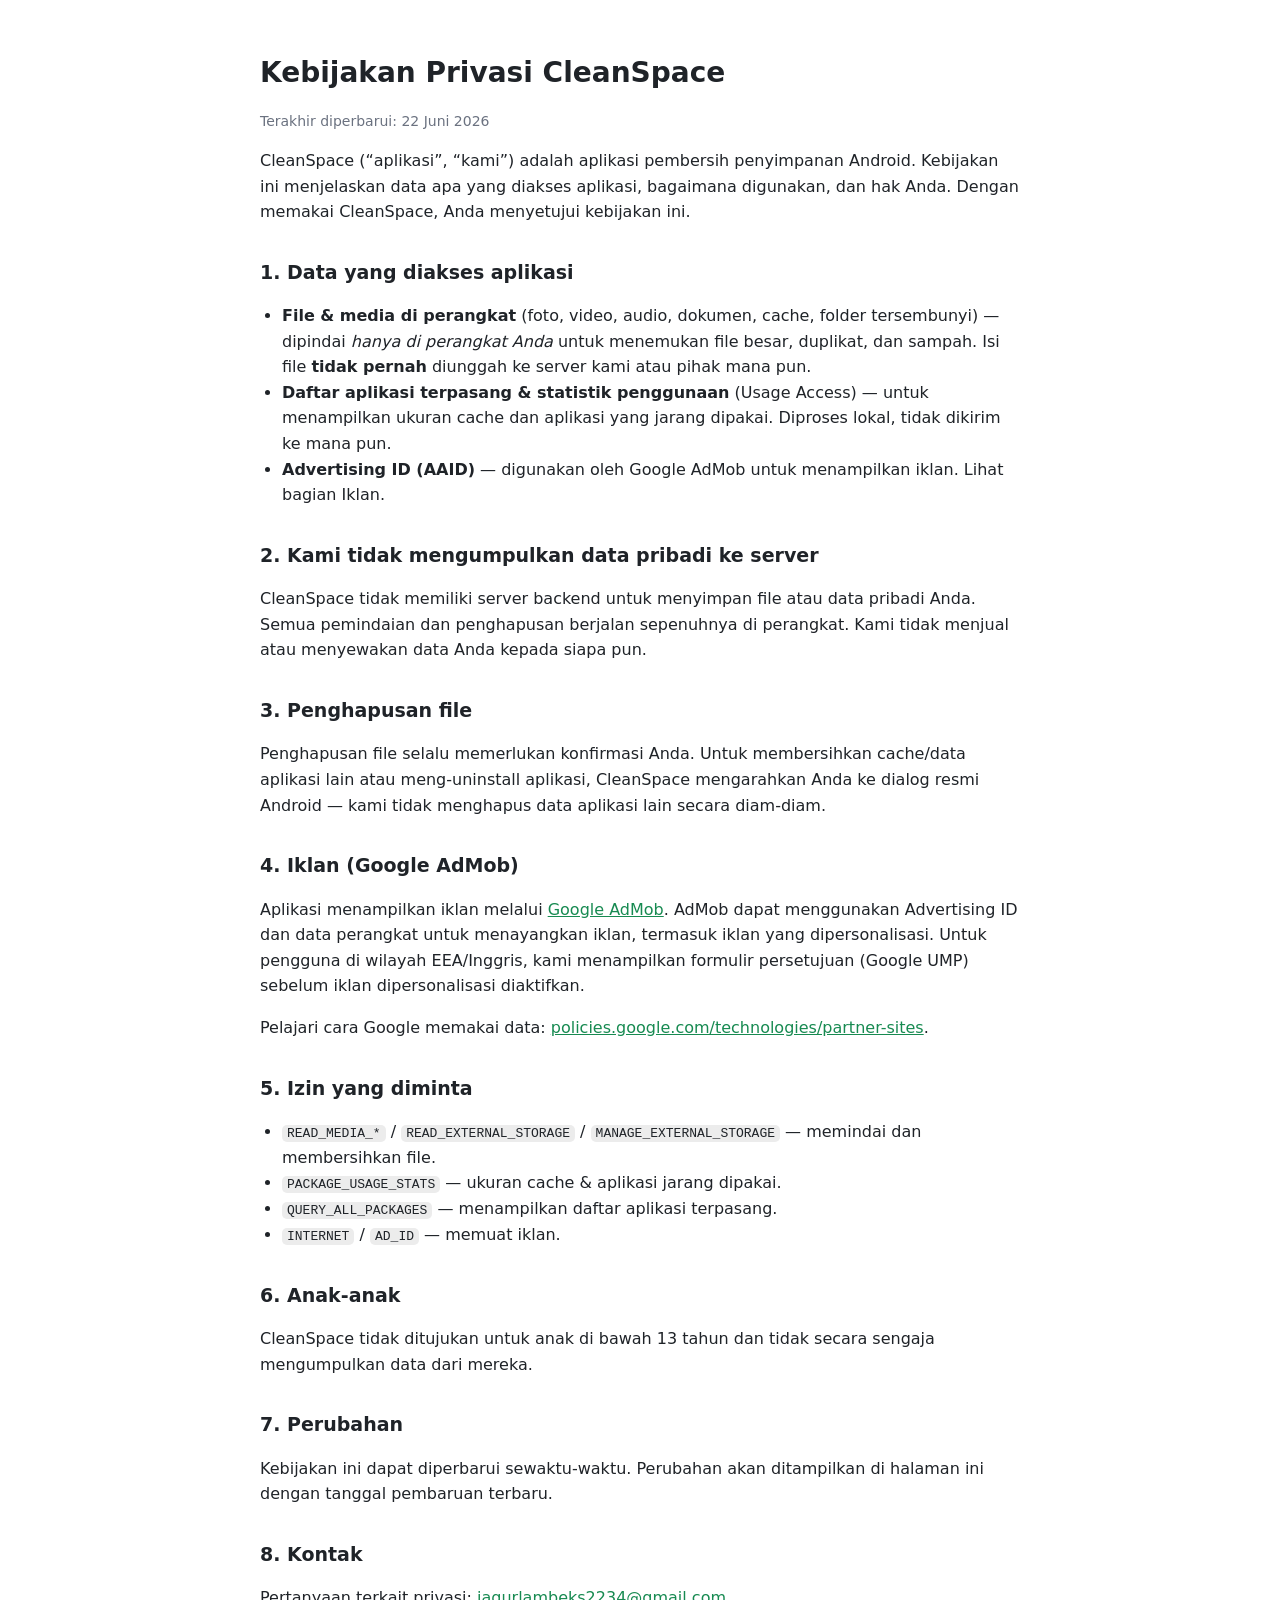
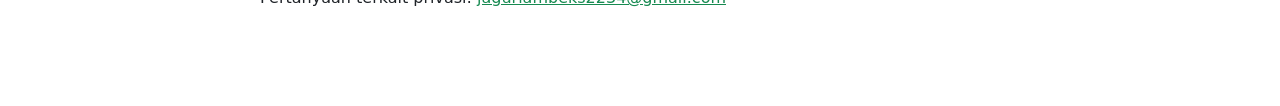
<file: docs/privacy-policy.html>
<!DOCTYPE html>
<html lang="id">
<head>
<meta charset="utf-8" />
<meta name="viewport" content="width=device-width, initial-scale=1" />
<title>Kebijakan Privasi — CleanSpace</title>
<style>
  :root { color-scheme: light dark; }
  body { font-family: -apple-system, system-ui, Segoe UI, Roboto, sans-serif; line-height: 1.6; max-width: 760px; margin: 0 auto; padding: 32px 20px 80px; color: #1f2328; }
  h1 { font-size: 28px; margin-bottom: 4px; }
  h2 { font-size: 19px; margin-top: 32px; }
  .muted { color: #6b7280; font-size: 14px; }
  a { color: #178a51; }
  code { background: rgba(127,127,127,.15); padding: 1px 5px; border-radius: 5px; }
  ul { padding-left: 22px; }
</style>
</head>
<body>
  <h1>Kebijakan Privasi CleanSpace</h1>
  <p class="muted">Terakhir diperbarui: 22 Juni 2026</p>

  <p>CleanSpace (“aplikasi”, “kami”) adalah aplikasi pembersih penyimpanan Android. Kebijakan ini menjelaskan data apa yang diakses aplikasi, bagaimana digunakan, dan hak Anda. Dengan memakai CleanSpace, Anda menyetujui kebijakan ini.</p>

  <h2>1. Data yang diakses aplikasi</h2>
  <ul>
    <li><strong>File &amp; media di perangkat</strong> (foto, video, audio, dokumen, cache, folder tersembunyi) — dipindai <em>hanya di perangkat Anda</em> untuk menemukan file besar, duplikat, dan sampah. Isi file <strong>tidak pernah</strong> diunggah ke server kami atau pihak mana pun.</li>
    <li><strong>Daftar aplikasi terpasang &amp; statistik penggunaan</strong> (Usage Access) — untuk menampilkan ukuran cache dan aplikasi yang jarang dipakai. Diproses lokal, tidak dikirim ke mana pun.</li>
    <li><strong>Advertising ID (AAID)</strong> — digunakan oleh Google AdMob untuk menampilkan iklan. Lihat bagian Iklan.</li>
  </ul>

  <h2>2. Kami tidak mengumpulkan data pribadi ke server</h2>
  <p>CleanSpace tidak memiliki server backend untuk menyimpan file atau data pribadi Anda. Semua pemindaian dan penghapusan berjalan sepenuhnya di perangkat. Kami tidak menjual atau menyewakan data Anda kepada siapa pun.</p>

  <h2>3. Penghapusan file</h2>
  <p>Penghapusan file selalu memerlukan konfirmasi Anda. Untuk membersihkan cache/data aplikasi lain atau meng-uninstall aplikasi, CleanSpace mengarahkan Anda ke dialog resmi Android — kami tidak menghapus data aplikasi lain secara diam-diam.</p>

  <h2>4. Iklan (Google AdMob)</h2>
  <p>Aplikasi menampilkan iklan melalui <a href="https://admob.google.com">Google AdMob</a>. AdMob dapat menggunakan Advertising ID dan data perangkat untuk menayangkan iklan, termasuk iklan yang dipersonalisasi. Untuk pengguna di wilayah EEA/Inggris, kami menampilkan formulir persetujuan (Google UMP) sebelum iklan dipersonalisasi diaktifkan.</p>
  <p>Pelajari cara Google memakai data: <a href="https://policies.google.com/technologies/partner-sites">policies.google.com/technologies/partner-sites</a>.</p>

  <h2>5. Izin yang diminta</h2>
  <ul>
    <li><code>READ_MEDIA_*</code> / <code>READ_EXTERNAL_STORAGE</code> / <code>MANAGE_EXTERNAL_STORAGE</code> — memindai dan membersihkan file.</li>
    <li><code>PACKAGE_USAGE_STATS</code> — ukuran cache &amp; aplikasi jarang dipakai.</li>
    <li><code>QUERY_ALL_PACKAGES</code> — menampilkan daftar aplikasi terpasang.</li>
    <li><code>INTERNET</code> / <code>AD_ID</code> — memuat iklan.</li>
  </ul>

  <h2>6. Anak-anak</h2>
  <p>CleanSpace tidak ditujukan untuk anak di bawah 13 tahun dan tidak secara sengaja mengumpulkan data dari mereka.</p>

  <h2>7. Perubahan</h2>
  <p>Kebijakan ini dapat diperbarui sewaktu-waktu. Perubahan akan ditampilkan di halaman ini dengan tanggal pembaruan terbaru.</p>

  <h2>8. Kontak</h2>
  <p>Pertanyaan terkait privasi: <a href="mailto:jagurlambeks2234@gmail.com">jagurlambeks2234@gmail.com</a></p>
</body>
</html>
</file>
<file: design/style.css>
:root{color-scheme:light dark;--notion-bg:#ffffff;--notion-bg-soft:#f9f9f8;--notion-surface:#ffffff;--notion-surface-hover:#f6f5f4;--notion-text:#191918;--notion-text-soft:rgba(0,0,0,0.54);--notion-text-faint:rgba(0,0,0,0.3);--notion-border:rgba(0,0,0,0.1);--notion-border-soft:rgba(0,0,0,0.05);--notion-shadow:0px 0.7px 1.462px rgba(0,0,0,0.015),0px 3px 9px rgba(0,0,0,0.03);--notion-blue:#2783de;--notion-orange:#d5803b;--notion-red:#e56458;--notion-blue-bg:#f3f9fd;--notion-yellow-bg:#fcfaef;--notion-orange-bg:#fcf7f4;--notion-green-bg:#f6f9f7;--notion-red-bg:#fdf6f6;--notion-gray-bg:#f9f8f7;--notion-radius:8px;--notion-page-width:900px;--notion-chart-1:#5e9fe8;--notion-chart-2:#eac26b;--notion-chart-3:#72bc8f;--notion-chart-4:#bf8eda;--notion-chart-5:#de9255;--notion-chart-6:#df84a8;--notion-chart-7:#4fb9c9;--notion-chart-8:#e97366;--diff-add:#47c1b6;--diff-del:#f07070;--pr-approved:#2b8a3e}@media (prefers-color-scheme:dark){:root{--notion-bg:#000000;--notion-bg-soft:#191918;--notion-surface:#191918;--notion-surface-hover:#31302e;--notion-text:#ffffff;--notion-text-soft:rgba(255,255,255,0.5);--notion-text-faint:rgba(255,255,255,0.3);--notion-border:rgba(255,255,255,0.2);--notion-border-soft:rgba(255,255,255,0.1);--notion-shadow:0px 0.7px 1.462px rgba(0,0,0,0.06),0px 3px 9px rgba(0,0,0,0.12);--notion-blue:#5e9fe8;--notion-orange:#de9255;--notion-red:#e97366;--notion-blue-bg:rgba(41,139,253,0.061);--notion-yellow-bg:rgba(203,145,47,0.08);--notion-orange-bg:rgba(246,126,35,0.08);--notion-green-bg:rgba(42,157,118,0.08);--notion-red-bg:rgba(246,73,50,0.08);--notion-gray-bg:#31302e;--diff-add:#5dd8cb;--diff-del:#ff8a80;--pr-approved:#69db7c}}*{box-sizing:border-box}html{scroll-behavior:smooth}body{margin:0;background:var(--notion-bg);color:var(--notion-text);font-family:ui-sans-serif,-apple-system,BlinkMacSystemFont,"Segoe UI",Helvetica,"Apple Color Emoji",Arial,sans-serif,"Segoe UI Emoji","Segoe UI Symbol";font-size:16px;line-height:1.5;transition:background 180ms ease,color 180ms ease}button,[type="button"],[type="submit"],[type="reset"]{display:inline-flex;align-items:center;justify-content:center;gap:8px;padding:8px 16px;font:inherit;font-size:14px;font-weight:500;line-height:1.2;color:#ffffff;background:var(--notion-blue);border:1px solid transparent;border-radius:8px;cursor:pointer;transition:background 150ms;white-space:nowrap}button:hover,[type="button"]:hover,[type="submit"]:hover,[type="reset"]:hover{background:color-mix(in srgb,var(--notion-blue) 82%,black)}button:focus-visible,[type="button"]:focus-visible,[type="submit"]:focus-visible,[type="reset"]:focus-visible{outline:2px solid var(--notion-blue);outline-offset:2px}input,select,textarea{font:inherit;font-size:14px;line-height:1.4;color:var(--notion-text);background:var(--notion-surface);border:1px solid var(--notion-border);border-radius:8px;padding:8px 12px;transition:border-color 150ms}input:focus,select:focus,textarea:focus{outline:none;border-color:var(--notion-blue);box-shadow:0 0 0 2px rgba(9,127,232,0.15)}input::placeholder,textarea::placeholder{color:var(--notion-text-faint)}select{appearance:none;background-image:url("data:image/svg+xml,%3Csvg xmlns='http://www.w3.org/2000/svg' width='12' height='12' viewBox='0 0 12 12'%3E%3Cpath d='M3 4.5L6 7.5L9 4.5' fill='none' stroke='%23999' stroke-width='1.5' stroke-linecap='round'/%3E%3C/svg%3E");background-repeat:no-repeat;background-position:right 10px center;padding-right:30px}textarea{resize:vertical;min-height:80px}input[type="range"]{border:none;padding:0;background:transparent;accent-color:var(--notion-blue);height:18px;cursor:pointer;box-shadow:none}input[type="range"]:focus{box-shadow:none}input[type="checkbox"],input[type="radio"]{width:16px;height:16px;accent-color:var(--notion-blue);border:1px solid var(--notion-border);padding:0;cursor:pointer}label{display:block;font-size:14px;font-weight:600;color:var(--notion-text);margin-bottom:6px}fieldset{border:1px solid var(--notion-border-soft);border-radius:10px;padding:16px;margin:0}legend{font-weight:600;padding:0 4px}a{color:var(--notion-text);text-decoration:underline;text-underline-offset:2px;text-decoration-color:var(--notion-border)}a:hover{text-decoration-color:var(--notion-text)}hr{height:1px;margin:34px 0;border:none;background:var(--notion-border-soft)}img{max-width:100%;height:auto;border-radius:8px}h1,h2,h3,h4{text-wrap:balance}h1{margin:0 0 14px;font-size:clamp(42px,7vw,72px);line-height:1.1;letter-spacing:-0.035em;font-weight:700}h2{margin:44px 0 10px;font-size:32px;line-height:1.25;letter-spacing:-0.025em}h3{margin:0 0 6px;font-size:18px;line-height:1.556;letter-spacing:-0.007em}p{margin:0 0 10px}ul,ol{margin:8px 0 16px;padding-left:24px}li{margin-bottom:4px}li::marker{color:var(--notion-text-faint)}blockquote{border-left:3px solid var(--notion-text);padding:4px 0 4px 16px;margin:24px 0}blockquote p{font-size:18px;line-height:1.5;margin:0}table{width:100%;margin:14px 0;border-collapse:separate;border-spacing:0;border:1px solid var(--notion-border-soft);border-radius:10px;overflow:hidden;background:var(--notion-surface);font-size:14px}th,td{padding:12px 14px;vertical-align:top;text-align:left;border-right:1px solid var(--notion-border-soft);border-bottom:1px solid var(--notion-border-soft)}th:last-child,td:last-child{border-right:0}tr:last-child td{border-bottom:0}th{background:var(--notion-bg-soft);color:var(--notion-text-soft);font-weight:600}details{margin:16px 0;border-radius:var(--notion-radius)}summary{padding:8px 10px;border-radius:var(--notion-radius);cursor:pointer;font-weight:600}summary:hover{background:var(--notion-surface-hover)}details p{margin:8px 10px 0 28px;color:var(--notion-text-soft)}pre,code{font-family:ui-monospace,"iA Writer Mono",Nitti,Menlo,Courier,monospace}pre{margin:16px 0;padding:14px 16px;overflow-x:auto;border:1px solid var(--notion-border-soft);border-radius:10px;background:var(--notion-gray-bg);font-size:13px;line-height:1.55}code{font-size:0.9em;padding:2px 5px;border-radius:4px;background:var(--notion-gray-bg)}pre code{font-size:inherit;padding:0;border-radius:0;background:none}main{max-width:var(--notion-page-width);margin:0 auto;padding:76px 24px 88px}section{margin-top:44px}section:first-child{margin-top:0}.notion-shell{max-width:var(--notion-page-width);margin:0 auto;padding:76px 24px 88px}.notion-lede{max-width:720px;margin:0 0 24px;color:var(--notion-text-soft);font-size:20px}.notion-muted{color:var(--notion-text-soft)}.notion-faint{color:var(--notion-text-faint)}.notion-divider{height:1px;margin:34px 0;background:var(--notion-border-soft)}.notion-eyebrow{display:inline-block;font-size:12px;font-weight:600;letter-spacing:0.0078125rem;text-transform:uppercase;color:var(--notion-blue)}.notion-footer{margin-top:52px;padding-top:18px;border-top:1px solid var(--notion-border-soft);color:var(--notion-text-faint);font-size:13px}@media (prefers-reduced-motion:reduce){*,*::before,*::after{animation-duration:0.01ms !important;animation-iteration-count:1 !important;transition-duration:0.01ms !important}}@media (max-width:560px){main,.notion-shell{padding-inline:16px}table{display:block;overflow-x:auto}}.notion-card-grid{display:grid;grid-template-columns:repeat(3,minmax(0,1fr));gap:12px;margin:20px 0 6px}.notion-card{padding:16px;border:1px solid var(--notion-border-soft);border-radius:10px;background:var(--notion-surface);box-shadow:var(--notion-shadow);transition:transform 140ms ease,background 140ms ease,border-color 140ms ease}.notion-card:hover{transform:translateY(-1px);background:var(--notion-surface-hover);border-color:var(--notion-border)}.notion-card-icon{width:34px;height:34px;display:grid;place-items:center;margin-bottom:12px;border-radius:8px;background:var(--notion-gray-bg);font-size:20px}.notion-card p{color:var(--notion-text-soft)}@media (max-width:820px){.notion-card-grid{grid-template-columns:1fr}}.notion-stat-grid{display:grid;grid-template-columns:repeat(3,minmax(0,1fr));gap:12px;margin:20px 0 6px}.notion-stat{padding:16px;border:1px solid var(--notion-border-soft);border-radius:10px;background:var(--notion-surface);box-shadow:var(--notion-shadow)}.notion-stat-label{margin:0 0 6px;color:var(--notion-text-soft);font-size:13px;font-weight:600}.notion-stat-value{margin:0;font-size:32px;line-height:1.05;letter-spacing:-0.04em;font-weight:700;font-variant-numeric:tabular-nums}.notion-stat-caption{margin:8px 0 0;color:var(--notion-text-soft);font-size:13px}.notion-stat-trend{display:inline-flex;align-items:center;gap:4px;margin-top:10px;padding:3px 7px;border-radius:999px;background:var(--notion-blue-bg);color:var(--notion-blue);font-size:12px;font-weight:650}@media (max-width:1080px){.notion-stat-grid{grid-template-columns:repeat(2,1fr)}}@media (max-width:820px){.notion-stat-grid{grid-template-columns:1fr}}.notion-bar-chart{display:grid;gap:12px;margin-top:16px;padding:16px;border:1px solid var(--notion-border-soft);border-radius:10px;background:var(--notion-surface)}.notion-bar{--value:50%;display:grid;grid-template-columns:minmax(90px,0.4fr) 2fr auto;align-items:center;gap:10px;font-size:14px}.notion-bar-label{font-weight:600}.notion-bar[data-muted]{opacity:0.35}.notion-bar[data-muted] .notion-bar-fill{display:none}.notion-bar[data-muted] .notion-bar-value{visibility:hidden}.notion-bar-track{height:10px;overflow:hidden;border-radius:999px;background:var(--notion-gray-bg);box-shadow:inset 0 0 0 1px var(--notion-border-soft)}.notion-bar-fill{height:100%;width:var(--value);border-radius:999px;background:var(--notion-blue)}.notion-bar-value{color:var(--notion-text-soft);font-variant-numeric:tabular-nums;font-size:13px}.notion-bar[data-tone="green"] .notion-bar-fill{background:var(--notion-chart-3)}.notion-bar[data-tone="orange"] .notion-bar-fill{background:var(--notion-chart-5)}.notion-bar[data-tone="red"] .notion-bar-fill{background:var(--notion-chart-8)}@media (max-width:820px){.notion-bar{grid-template-columns:1fr;gap:6px}}.notion-stacked-bar{margin:16px 0}.notion-stacked-track{display:flex;height:14px;overflow:hidden;border-radius:999px;background:var(--notion-gray-bg);box-shadow:inset 0 0 0 1px var(--notion-border-soft)}.notion-stack-segment,.notion-stacked-track>.segment{width:var(--value);background:var(--segment-color,var(--notion-blue))}.notion-stack-segment[data-tone="blue"]{--segment-color:var(--notion-chart-1)}.notion-stack-segment[data-tone="yellow"]{--segment-color:var(--notion-chart-2)}.notion-stack-segment[data-tone="green"]{--segment-color:var(--notion-chart-3)}.notion-stack-segment[data-tone="purple"]{--segment-color:var(--notion-chart-4)}.notion-stack-segment[data-tone="orange"]{--segment-color:var(--notion-chart-5)}.notion-stack-segment[data-tone="pink"]{--segment-color:var(--notion-chart-6)}.notion-stack-segment[data-tone="teal"]{--segment-color:var(--notion-chart-7)}.notion-stack-segment[data-tone="red"]{--segment-color:var(--notion-chart-8)}.notion-stack-dot[data-tone="blue"]{background:var(--notion-chart-1)}.notion-stack-dot[data-tone="yellow"]{background:var(--notion-chart-2)}.notion-stack-dot[data-tone="green"]{background:var(--notion-chart-3)}.notion-stack-dot[data-tone="purple"]{background:var(--notion-chart-4)}.notion-stack-dot[data-tone="orange"]{background:var(--notion-chart-5)}.notion-stack-dot[data-tone="pink"]{background:var(--notion-chart-6)}.notion-stack-dot[data-tone="teal"]{background:var(--notion-chart-7)}.notion-stack-dot[data-tone="red"]{background:var(--notion-chart-8)}.notion-stack-legend{display:flex;flex-wrap:wrap;gap:8px 14px;margin-top:8px;color:var(--notion-text-soft);font-size:13px}.notion-stack-key{display:inline-flex;align-items:center;gap:6px}.notion-stack-dot{width:8px;height:8px;border-radius:999px;background:var(--segment-color,var(--notion-blue))}.notion-meter{--value:50%;--meter-color:var(--notion-blue);display:grid;gap:7px;margin:12px 0}.notion-meter-row{display:flex;align-items:center;justify-content:space-between;gap:12px;color:var(--notion-text-soft);font-size:13px;font-weight:600}.notion-meter-track{height:9px;overflow:hidden;border-radius:999px;background:var(--notion-gray-bg);box-shadow:inset 0 0 0 1px var(--notion-border-soft)}.notion-meter-fill{height:100%;width:var(--value);border-radius:999px;background:var(--meter-color)}.notion-meter[data-tone="green"]{--meter-color:var(--notion-chart-3)}.notion-meter[data-tone="orange"]{--meter-color:var(--notion-chart-5)}.notion-meter[data-tone="red"]{--meter-color:var(--notion-chart-8)}.notion-button{display:inline-flex;align-items:center;justify-content:center;gap:8px;padding:8px 16px;font-size:14px;font-weight:500;line-height:1.2;border-radius:8px;border:1px solid transparent;cursor:pointer;transition:background 150ms,box-shadow 150ms,border-color 150ms;text-decoration:none;font-family:inherit;white-space:nowrap}.notion-button:focus-visible{outline:2px solid var(--notion-blue);outline-offset:2px}.notion-button[data-variant="primary"],.notion-button:not([data-variant]){background:var(--notion-blue);color:#ffffff;border-color:transparent}.notion-button[data-variant="primary"]:hover,.notion-button:not([data-variant]):hover{background:color-mix(in srgb,var(--notion-blue) 82%,black)}.notion-button[data-variant="secondary"]{background:var(--notion-blue-bg);color:var(--notion-blue);border-color:transparent}.notion-button[data-variant="secondary"]:hover{background:color-mix(in srgb,var(--notion-blue-bg) 70%,var(--notion-blue))}.notion-button[data-variant="tertiary"]{background:transparent;color:var(--notion-text);border-color:transparent}.notion-button[data-variant="tertiary"]:hover{background:var(--notion-surface-hover)}.notion-button[data-size="small"]{padding:4px 12px;font-size:12px}.notion-button[data-size="large"]{padding:12px 24px;font-size:16px}.notion-button-group{display:flex;flex-wrap:wrap;gap:8px;margin-top:24px}@media (max-width:820px){.notion-button-group{flex-direction:column}.notion-button-group .notion-button{width:100%}}.notion-callout{display:grid;grid-template-columns:auto 1fr;gap:14px;margin:18px 0;padding:16px 18px;border-radius:var(--notion-radius);background:var(--notion-yellow-bg);box-shadow:inset 0 0 0 1px var(--notion-border-soft)}.notion-callout[data-tone="blue"]{background:var(--notion-blue-bg)}.notion-callout[data-tone="green"]{background:var(--notion-green-bg)}.notion-callout[data-tone="orange"]{background:var(--notion-orange-bg)}.notion-callout[data-tone="red"]{background:var(--notion-red-bg)}.notion-callout strong{display:block;margin-bottom:3px}.notion-callout p{margin:0;color:var(--notion-text-soft)}.cs-wrap{max-width:1180px;margin:0 auto;padding:56px 24px 80px}.cs-head{text-align:center;margin-bottom:8px}.cs-head .notion-eyebrow{color:var(--notion-chart-3)}.cs-head h1{font-size:clamp(36px,6vw,60px)}.cs-sub{max-width:640px;margin:0 auto 8px;color:var(--notion-text-soft);font-size:18px;text-align:center}.cs-flowtag{display:flex;justify-content:center;gap:8px;flex-wrap:wrap;margin:22px 0 10px}.cs-pill{font-size:12px;font-weight:600;padding:5px 12px;border-radius:999px;background:var(--notion-gray-bg);color:var(--notion-text-soft);box-shadow:inset 0 0 0 1px var(--notion-border-soft)}.cs-gallery{display:grid;grid-template-columns:repeat(3,minmax(0,1fr));gap:40px 28px;margin-top:40px}@media (max-width:1000px){.cs-gallery{grid-template-columns:repeat(2,1fr)}}@media (max-width:680px){.cs-gallery{grid-template-columns:1fr}}.cs-framewrap{display:flex;flex-direction:column;align-items:center;gap:14px}.cs-screencap{text-align:center}.cs-screencap b{display:block;font-size:15px}.cs-screencap span{font-size:13px;color:var(--notion-text-soft)}.phone{width:300px;height:620px;border-radius:40px;background:#0d0d0f;padding:10px;box-shadow:0 24px 50px rgba(0,0,0,0.28),0 4px 12px rgba(0,0,0,0.18);position:relative;flex:none}.phone .screen{width:100%;height:100%;border-radius:31px;overflow-y:auto;background:var(--notion-bg-soft);position:relative;scrollbar-width:none}.phone .screen::-webkit-scrollbar{display:none}.notch{position:absolute;top:10px;left:50%;transform:translateX(-50%);width:120px;height:26px;background:#0d0d0f;border-radius:0 0 16px 16px;z-index:20}.statusbar{display:flex;justify-content:space-between;align-items:center;padding:12px 20px 4px;font-size:12px;font-weight:600;color:var(--notion-text)}.appbar{display:flex;align-items:center;gap:12px;padding:8px 18px 14px}.appbar .title{font-size:20px;font-weight:700;letter-spacing:-0.02em}.appbar .sub{font-size:12px;color:var(--notion-text-soft)}.appbar .ic{margin-left:auto;width:34px;height:34px;border-radius:10px;background:var(--notion-surface);display:grid;place-items:center;box-shadow:inset 0 0 0 1px var(--notion-border-soft);font-size:16px}.appbar .back{width:34px;height:34px;border-radius:10px;background:var(--notion-surface);display:grid;place-items:center;box-shadow:inset 0 0 0 1px var(--notion-border-soft);font-size:16px}.body{padding:4px 16px 88px}.ring-wrap{display:flex;flex-direction:column;align-items:center;gap:6px;margin:8px 0 18px}.ring{width:172px;height:172px;border-radius:50%;display:grid;place-items:center;background:conic-gradient(var(--notion-chart-8) 0% 38%,var(--notion-chart-5) 38% 55%,var(--notion-chart-1) 55% 70%,var(--notion-chart-3) 70% 78%,var(--notion-gray-bg) 78% 100%)}.ring .hole{width:128px;height:128px;border-radius:50%;background:var(--notion-bg-soft);display:grid;place-items:center;text-align:center;box-shadow:inset 0 1px 3px rgba(0,0,0,0.06)}.ring .used{font-size:30px;font-weight:800;letter-spacing:-0.03em;line-height:1}.ring .cap{font-size:12px;color:var(--notion-text-soft);margin-top:3px}.ring-legend{display:flex;flex-wrap:wrap;gap:6px 12px;justify-content:center;font-size:12px;color:var(--notion-text-soft)}.ring-legend span{display:inline-flex;align-items:center;gap:5px}.dot{width:8px;height:8px;border-radius:999px}.sec{font-size:13px;font-weight:700;text-transform:uppercase;letter-spacing:0.04em;color:var(--notion-text-faint);margin:18px 2px 8px}.row{display:flex;align-items:center;gap:12px;padding:12px;background:var(--notion-surface);border-radius:12px;box-shadow:inset 0 0 0 1px var(--notion-border-soft);margin-bottom:8px}.row .thumb{width:42px;height:42px;border-radius:9px;background:var(--notion-gray-bg);display:grid;place-items:center;font-size:20px;flex:none}.row .meta{min-width:0;flex:1}.row .meta b{font-size:14px;display:block;white-space:nowrap;overflow:hidden;text-overflow:ellipsis}.row .meta span{font-size:12px;color:var(--notion-text-soft)}.row .size{font-size:13px;font-weight:700;font-variant-numeric:tabular-nums}.row .chk{width:22px;height:22px;border-radius:7px;border:2px solid var(--notion-border);flex:none;display:grid;place-items:center;color:#fff;font-size:13px}.row .chk.on{background:var(--notion-chart-3);border-color:var(--notion-chart-3)}.tiles{display:grid;grid-template-columns:1fr 1fr;gap:10px}.tile{padding:14px;border-radius:14px;background:var(--notion-surface);box-shadow:inset 0 0 0 1px var(--notion-border-soft)}.tile .ti{width:38px;height:38px;border-radius:11px;display:grid;place-items:center;font-size:19px;margin-bottom:10px}.tile b{font-size:14px;display:block}.tile span{font-size:12px;color:var(--notion-text-soft)}.cta{position:sticky;bottom:0;margin:14px -16px -88px;padding:14px 16px 18px;background:linear-gradient(to top,var(--notion-bg-soft) 70%,transparent)}.btn{display:flex;align-items:center;justify-content:center;gap:8px;width:100%;padding:14px;border-radius:13px;font-size:15px;font-weight:700;border:none}.btn.primary{background:var(--notion-chart-3);color:#fff}.btn.danger{background:var(--notion-chart-8);color:#fff}.btn.ghost{background:var(--notion-surface);color:var(--notion-text);box-shadow:inset 0 0 0 1px var(--notion-border)}.bnav{position:absolute;bottom:0;left:0;right:0;display:flex;justify-content:space-around;padding:10px 8px 14px;background:var(--notion-surface);box-shadow:0 -1px 0 var(--notion-border-soft);border-radius:0 0 31px 31px}.bnav .item{display:flex;flex-direction:column;align-items:center;gap:3px;font-size:10px;color:var(--notion-text-faint)}.bnav .item.on{color:var(--notion-chart-3)}.bnav .item .gi{font-size:18px}.seg{display:flex;gap:4px;padding:4px;background:var(--notion-gray-bg);border-radius:11px;margin-bottom:12px}.seg div{flex:1;text-align:center;font-size:12px;font-weight:600;padding:7px;border-radius:8px;color:var(--notion-text-soft)}.seg div.on{background:var(--notion-surface);color:var(--notion-text);box-shadow:var(--notion-shadow)}.dupgroup{background:var(--notion-surface);border-radius:12px;box-shadow:inset 0 0 0 1px var(--notion-border-soft);padding:12px;margin-bottom:10px}.dupgroup .gh{display:flex;align-items:center;gap:8px;font-size:13px;margin-bottom:10px}.dupgroup .gh b{font-weight:700}.dupgroup .gh .tag{margin-left:auto;font-size:11px;font-weight:700;color:var(--notion-chart-8)}.dupimgs{display:flex;gap:8px}.dupimg{position:relative;width:60px;height:60px;border-radius:10px;display:grid;place-items:center;font-size:24px;background:var(--notion-gray-bg)}.dupimg.keep{box-shadow:0 0 0 2px var(--notion-chart-3)}.dupimg .badge{position:absolute;top:-6px;right:-6px;font-size:9px;font-weight:800;padding:2px 6px;border-radius:999px;color:#fff}.perm-ill{width:96px;height:96px;border-radius:26px;background:var(--notion-green-bg);display:grid;place-items:center;font-size:46px;margin:30px auto 18px;box-shadow:inset 0 0 0 1px var(--notion-border-soft)}.perm-list{margin:16px 0}.perm-item{display:flex;gap:12px;align-items:flex-start;padding:11px 0}.perm-item .pi{font-size:20px}.perm-item b{font-size:14px;display:block}.perm-item span{font-size:12px;color:var(--notion-text-soft)}.scan-ill{width:120px;height:120px;border-radius:50%;margin:42px auto 22px;display:grid;place-items:center;font-size:48px;background:conic-gradient(var(--notion-chart-3) 0% 64%,var(--notion-gray-bg) 64% 100%)}.scan-ill .ih{width:96px;height:96px;border-radius:50%;background:var(--notion-bg-soft);display:grid;place-items:center}.scan-log{font-size:11px;color:var(--notion-text-faint);text-align:center;font-family:ui-monospace,monospace;margin-top:4px}.modal-screen{position:relative}.scrim{position:absolute;inset:0;background:rgba(0,0,0,0.45);border-radius:31px;z-index:30}.sheet{position:absolute;left:0;right:0;bottom:0;z-index:31;background:var(--notion-bg);border-radius:22px 22px 31px 31px;padding:22px 18px 20px;box-shadow:0 -8px 24px rgba(0,0,0,0.2)}.sheet .grip{width:38px;height:4px;border-radius:999px;background:var(--notion-border);margin:0 auto 16px}.sheet .em{font-size:40px;text-align:center}.sheet h3{text-align:center;font-size:19px;margin:8px 0 6px}.sheet p{text-align:center;font-size:13px;color:var(--notion-text-soft);margin:0 8px 16px}.success-ill{width:108px;height:108px;border-radius:50%;background:var(--notion-green-bg);display:grid;place-items:center;font-size:54px;margin:48px auto 20px;box-shadow:inset 0 0 0 2px var(--notion-chart-3)}.big-freed{text-align:center}.big-freed .n{font-size:46px;font-weight:800;letter-spacing:-0.03em;color:var(--notion-chart-3);line-height:1}.big-freed .l{font-size:14px;color:var(--notion-text-soft)}.recs .row .thumb{background:var(--notion-orange-bg)}.smallnote{font-size:11px;color:var(--notion-text-faint);text-align:center;margin-top:10px}.cs-head h1{display:flex;align-items:center;justify-content:center;gap:12px}.cs-logo{width:46px;height:46px;border-radius:12px;vertical-align:middle;filter:drop-shadow(0 4px 10px rgba(0,0,0,.2))}.appbar{display:flex;align-items:center;gap:11px}.appbar .brand{width:36px;height:36px;border-radius:10px;flex:none}.perm-logo{width:96px;height:96px;display:block;margin:28px auto 16px;border-radius:24px;filter:drop-shadow(0 8px 18px rgba(0,0,0,.22))}.svi{stroke:currentColor;fill:none;stroke-width:2;stroke-linecap:round;stroke-linejoin:round;vertical-align:middle}.notion-bar-label .svi{vertical-align:-0.2em;margin-right:5px}.statusbar .sb-r{display:inline-flex;align-items:center;gap:6px}
</file>
